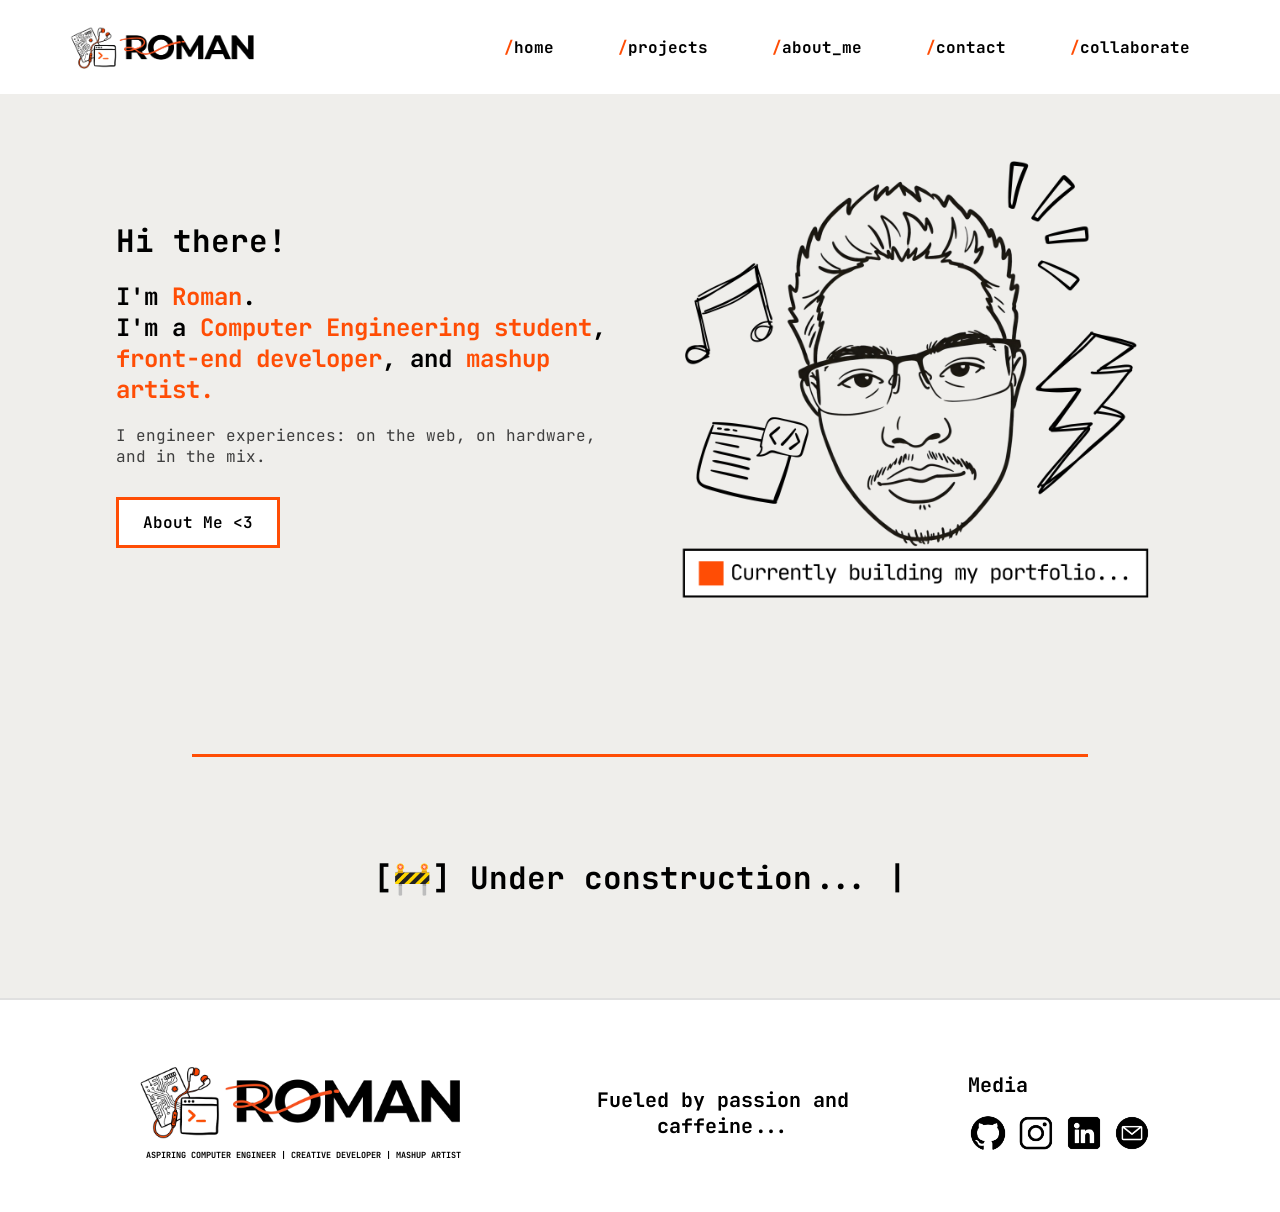
<file: index.html>
<!DOCTYPE html>
<html lang="en">
<head>
    <meta charset="UTF-8">
    <meta name="viewport" content="width=device-width, initial-scale=1.0">

    <!-- CSS -->
    <link rel="stylesheet" href="portfolio/css/index.css">
    <link rel="stylesheet" href="portfolio/css/style.css">

    <!-- Fonts -->
    <link href="https://fonts.googleapis.com/css2?family=JetBrains+Mono:wght@400;500;700&display=swap" rel="stylesheet">
    
    <!-- Font Awesome -->
    <link rel="stylesheet" href="https://cdnjs.cloudflare.com/ajax/libs/font-awesome/6.4.0/css/all.min.css">

    <!-- favicon -->
    <link rel="icon" type="image/png" href="portfolio/assets/icons/favicon.png">

    <script src="portfolio/js/load-components.js"></script>

    <title> Home </title>
</head>
<body>
    <!-- Header -->
    <div id="header-container"></div>

    <!-- Main Content -->
    <div class="main-content">
        <div class="container">
            <div class="content">
                <h1 class="heading">Hi there!</h1>
                <h2 class="subheading"> I'm 
                    <span id="orangeText"> Roman</span>. 
                    <br>
                    I'm a <span id="orangeText">Computer Engineering student</span>, 
                    <span id="orangeText">front-end developer</span>, and 
                    <span id="orangeText">mashup artist.</span> </h2>
                <p class="description">
                    I engineer experiences: on the web, on hardware, and in the mix.
                </p>
                    <a class="back-button" href="portfolio/pages/about-me.html">About Me <3</a>
                </div>

                <div class="illustration">
                    <img src="portfolio/assets/illustrations/roman_illustration.png" alt="404 Illustration">
                </div>
            </div>
        </div>
    </div>

    <hr class="divider">

    <!-- Coming Soon Section -->
    <section class="coming-soon">
        <p class="typing">[🚧] Under construction... <span class="cursor">|</span></p>
    </section>

    <!-- Footer -->
    <div id="footer-container"></div>
</body>
</html>
</file>
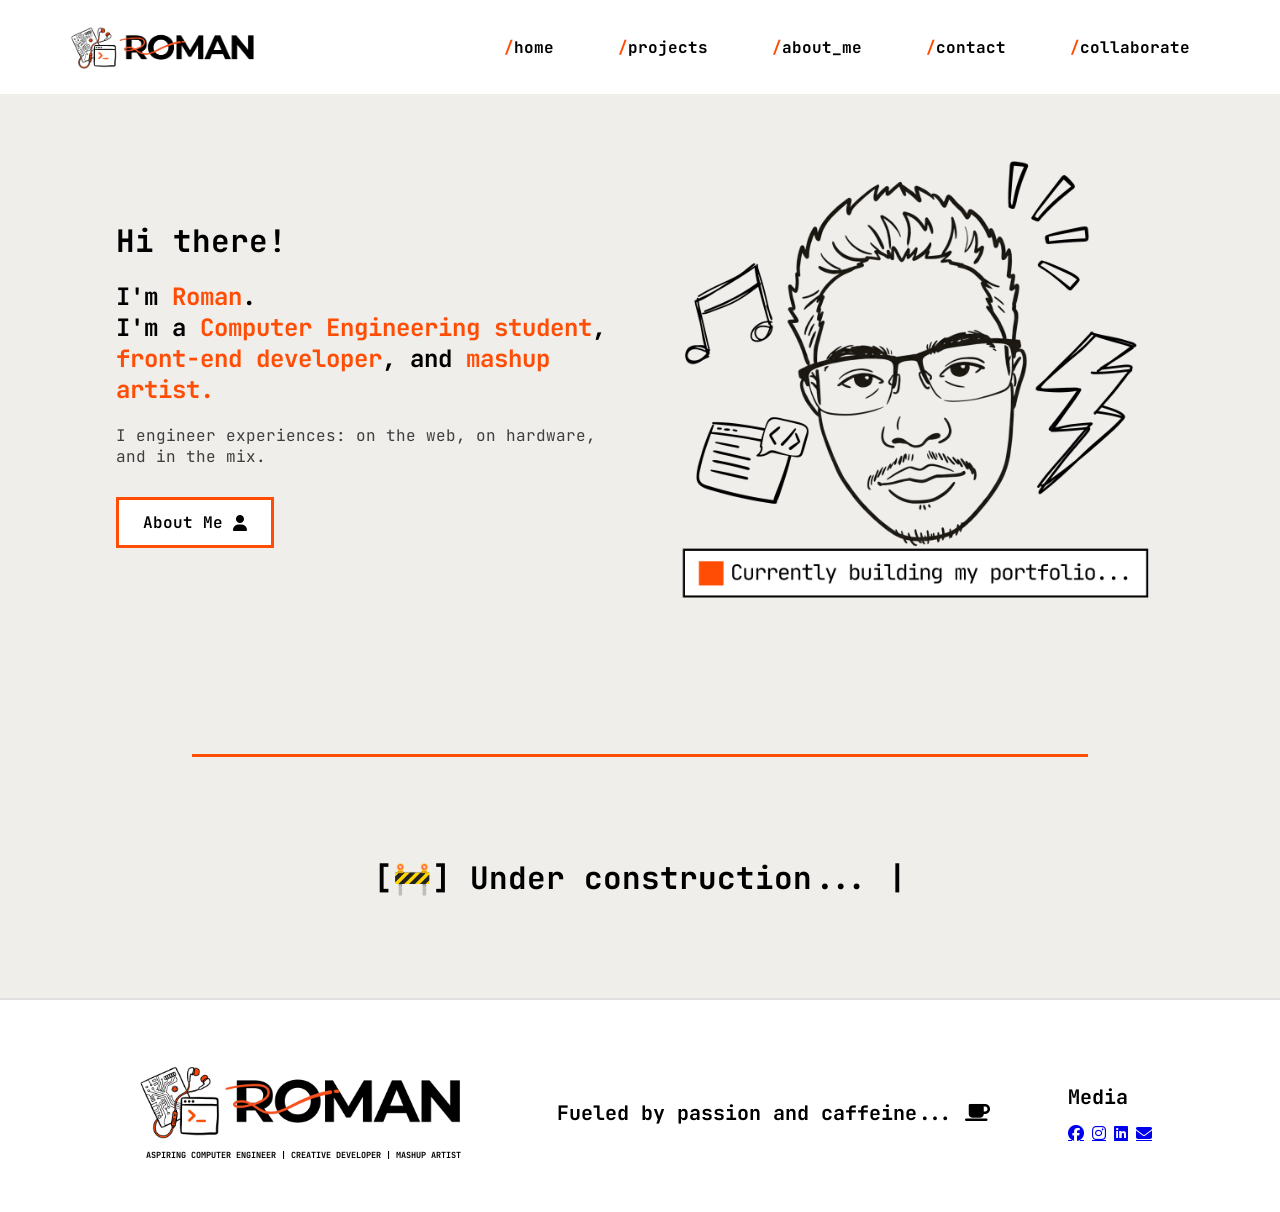
<file: portfolio/index.html>
<!DOCTYPE html>
<html lang="en">
<head>
    <meta charset="UTF-8">
    <meta name="viewport" content="width=device-width, initial-scale=1.0">

    <!-- CSS -->
    <link rel="stylesheet" href="../portfolio/css/index.css">
    <link rel="stylesheet" href="../portfolio/css/style.css">

    <!-- Fonts -->
    <link href="https://fonts.googleapis.com/css2?family=JetBrains+Mono:wght@400;500;700&display=swap" rel="stylesheet">
    
    <!-- Font Awesome -->
    <link rel="stylesheet" href="https://cdnjs.cloudflare.com/ajax/libs/font-awesome/6.4.0/css/all.min.css">

    <!-- favicon -->
    <link rel="icon" type="image/png" href="../portfolio/assets/icons/favicon.png">

    <title> Home </title>
</head>
<body>
    <!-- Header -->
    <header>
        <img src="../portfolio/assets/icons/header_logo.png" alt="Roman Logo" id="headerLogo">
        <nav>
            <ul>
                <li><a href="index.html"><span id="orangeSlash">/</span>home</a></li>
                <li><a href="../portfolio/pages/page-not-found.html"><span id="orangeSlash">/</span>projects</a></li>
                <li><a href="../portfolio/pages/about-me.html"><span id="orangeSlash">/</span>about_me</a></li>
                <li><a href="../portfolio/pages/page-not-found.html"><span id="orangeSlash">/</span>contact</a></li>
                <li><a href="../portfolio/pages/collaborate.html"><span id="orangeSlash">/</span>collaborate</a></li>
            </ul>
        </nav>
    </header>

    <!-- Main Content -->
    <div class="main-content">
        <div class="container">
            <div class="content">
                <h1 class="heading">Hi there!</h1>
                <h2 class="subheading"> I'm 
                    <span id="orangeText"> Roman</span>. 
                    <br>
                    I'm a <span id="orangeText">Computer Engineering student</span>, 
                    <span id="orangeText">front-end developer</span>, and 
                    <span id="orangeText">mashup artist.</span> </h2>
                <p class="description">
                    I engineer experiences: on the web, on hardware, and in the mix.
                </p>
                    <a class="back-button" href="../portfolio/pages/about-me.html">About Me <i class="fa fa-user"></i></a>
                </div>

                <div class="illustration">
                    <img src="../portfolio/assets/illustrations/roman_illustration.png" alt="404 Illustration">
                </div>
            </div>
        </div>
    </div>

    <hr class="divider">

    <!-- Coming Soon Section -->
    <section class="coming-soon">
        <p class="typing">[🚧] Under construction... <span class="cursor">|</span></p>
    </section>

    <!-- Footer -->
    <footer class="footer">
        <div class="footer-logo">
            <img src="../portfolio/assets/icons/header_logo.png" alt="Roman Logo" id="headerLogo">
            <p class="tagline">ASPIRING COMPUTER ENGINEER | CREATIVE DEVELOPER | MASHUP ARTIST</p>
        </div>
        
        <div class="footer-tagline">
            <p>Fueled by passion and caffeine... <i class="fas fa-coffee"></i></p>
        </div>
        
        <div class="footer-media">
            <h4>Media</h4>
            <div class="social-icons">
                <a href="https://www.facebook.com/romanjosephgallardo/"><i class="fab fa-facebook"></i></a>
                <a href="https://www.instagram.com/romanramonroman"><i class="fab fa-instagram"></i></a>
                <a href="https://www.linkedin.com/in/roman-joseph-gallardo/"><i class="fab fa-linkedin"></i></a>
                <a href="mailto:romanjosephgallardo01@gmail.com"><i class="fas fa-envelope"></i></a>
            </div>
        </div>
    </footer>
</body>
</html>
</file>
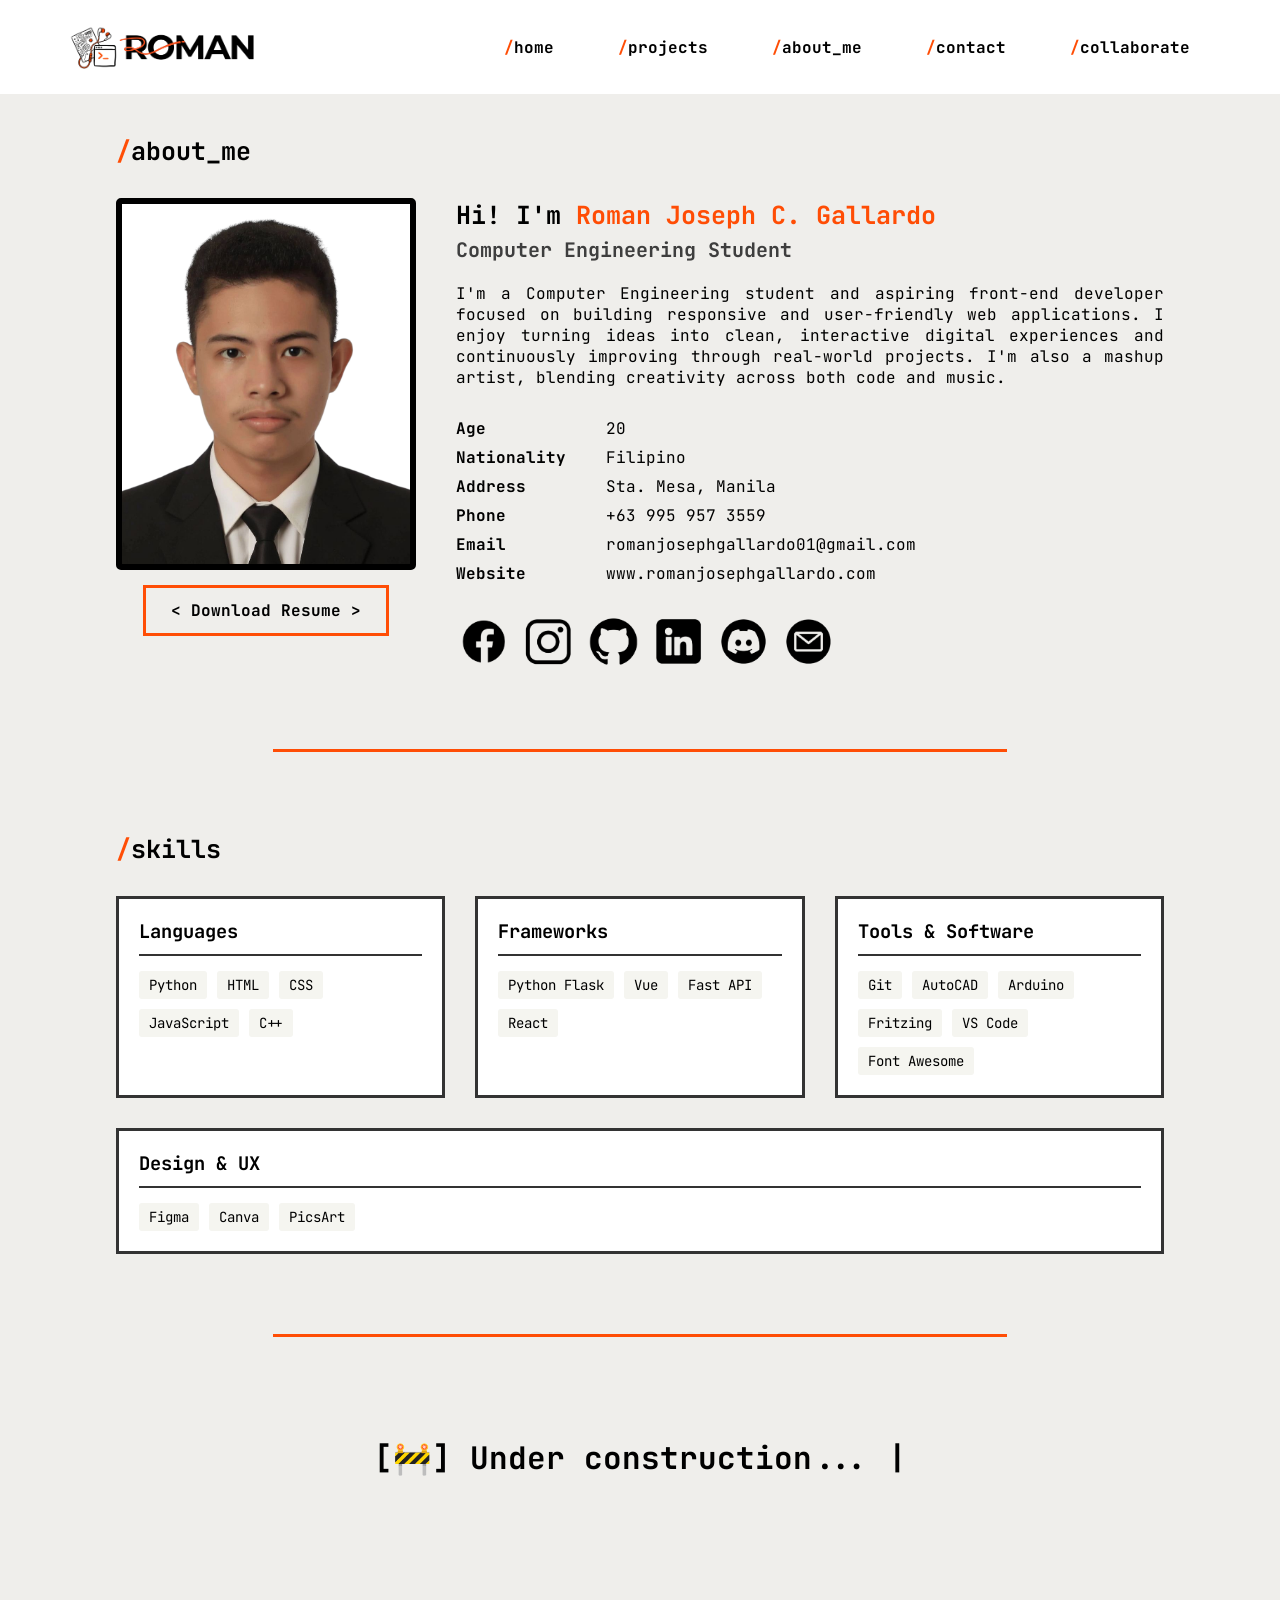
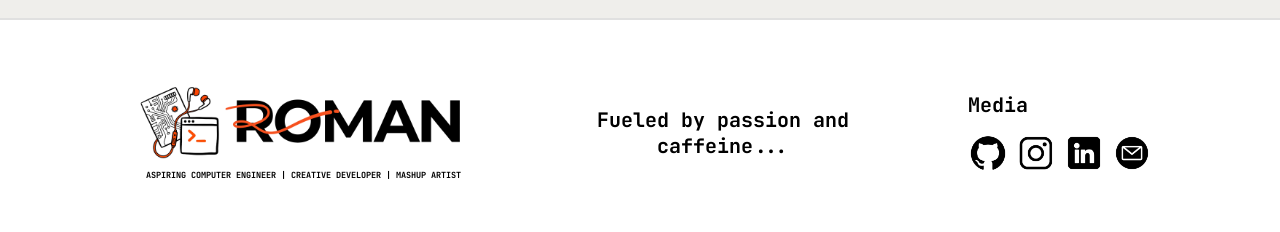
<file: portfolio/pages/about-me.html>
<!DOCTYPE html>
<html lang="en">
<head>
    <meta charset="UTF-8">
    <meta name="viewport" content="width=device-width, initial-scale=1.0">

    <!-- CSS -->
    <link rel="stylesheet" href="../css/about-me.css">
    <link rel="stylesheet" href="../css/style.css">

    <!-- Fonts -->
    <link href="https://fonts.googleapis.com/css2?family=JetBrains+Mono:wght@400;500;700&display=swap" rel="stylesheet">
    
    <!-- Font Awesome -->
    <link rel="stylesheet" href="https://cdnjs.cloudflare.com/ajax/libs/font-awesome/6.4.0/css/all.min.css">

    <!-- Favicon -->
    <link rel="icon" type="image/png" href="../assets/icons/favicon.png">
    
    <script src="../js/load-components.js"></script>
    
    <title>About Me </title>

</head>
<body>
    <!-- Header -->
    <div id="header-container"></div>

    <!-- Main Content -->
    <main class="main-content">
        <!-- About Me Section -->
        <section id="about_me" class="about-section">
            <h1 class="section-title"><span id="orangeSlash">/</span>about_me</h1>
            
            <div class="about-content">
                <div class="profile-photo">
                    <img src="../assets/images/formal_photo.png" alt="Roman Joseph C. Gallardo">
                        <a href="../assets/docs/Gallardo_Roman_Joseph_Resume(2025).pdf" download>
                            <button class="download-btn">
                                < Download Resume >
                            </button>
                        </a>
                </div>
                
                <div class="about-info">
                    <h2>Hi! I'm <span class="highlight">Roman Joseph C. Gallardo</span></h2>
                    <h3>Computer Engineering Student</h3>
                    
                    <p class="description">
                        I'm a Computer Engineering student and aspiring front-end developer focused on 
                        building responsive and user-friendly web applications. I enjoy turning ideas 
                        into clean, interactive digital experiences and continuously improving through 
                        real-world projects. I'm also a mashup artist, blending creativity across both 
                        code and music.
                    </p>
                    
                    <div class="personal-details">
                        <div class="detail-row">
                            <span class="label">Age</span>
                            <span class="value">20</span>
                        </div>
                        <div class="detail-row">
                            <span class="label">Nationality</span>
                            <span class="value">Filipino</span>
                        </div>
                        <div class="detail-row">
                            <span class="label">Address</span>
                            <span class="value">Sta. Mesa, Manila</span>
                        </div>
                        <div class="detail-row">
                            <span class="label">Phone</span>
                            <span class="value">+63 995 957 3559</span>
                        </div>
                        <div class="detail-row">
                            <span class="label">Email</span>
                            <span class="value">romanjosephgallardo01@gmail.com</span>
                        </div>
                        <div class="detail-row">
                            <span class="label">Website</span>
                            <span class="value">www.romanjosephgallardo.com</span>
                        </div>
                    </div>
                    
                    <div class="social-icons">
                        <a href="https://www.facebook.com/romanjosephgallardo/" aria-label="Facebook">
                            <img src="../assets/icons/social-icons/facebook.png" alt="Facebook">
                        </a>
                        <a href="https://www.instagram.com/romanramonroman" aria-label="Instagram">
                            <img src="../assets/icons/social-icons/instagram.png" alt="Instagram">
                        </a>
                        <a href="https://github.com/romanjosephgallardo" aria-label="GitHub">
                            <img src="../assets/icons/social-icons/github.png" alt="GitHub">
                        </a>
                        <a href="https://www.linkedin.com/in/roman-joseph-gallardo/" aria-label="LinkedIn">
                            <img src="../assets/icons/social-icons/linked_in.png" alt="LinkedIn">
                        </a>
                        <a href="#" aria-label="Discord">
                            <img src="../assets/icons/social-icons/discord.png" alt="Discord">
                        </a>
                        <a href="mailto:romanjosephgallardo01@gmail.com" aria-label="Email">
                            <img src="../assets/icons/social-icons/email.png" alt="Email">
                        </a>
                    </div>
                </div>
            </div>
        </section>

        <hr class="divider">
        
        <!-- Skills Section -->
        <section id="skills" class="skills-section">
            <h2 class="section-title"><span id="orangeSlash">/</span>skills</h2>
            
            <div class="skills-grid">
                <div class="skill-card">
                    <h3>Languages</h3>
                    <div class="skill-items">
                        <span>Python</span>
                        <span>HTML</span>
                        <span>CSS</span>
                        <span>JavaScript</span>
                        <span>C++</span>
                    </div>
                </div>
                
                <div class="skill-card">
                    <h3>Frameworks</h3>
                    <div class="skill-items">
                        <span>Python Flask</span>
                        <span>Vue</span>
                        <span>Fast API</span>
                        <span>React</span>
                    </div>
                </div>
                
                <div class="skill-card">
                    <h3>Tools & Software</h3>
                    <div class="skill-items">
                        <span>Git</span>
                        <span>AutoCAD</span>
                        <span>Arduino</span>
                        <span>Fritzing</span>
                        <span>VS Code</span>
                        <span>Font Awesome</span>
                    </div>
                </div>
                
                <div class="skill-card">
                    <h3>Design & UX</h3>
                    <div class="skill-items">
                        <span>Figma</span>
                        <span>Canva</span>
                        <span>PicsArt</span>
                    </div>
                </div>
            </div>
        </section>

        <hr class="divider">

        <!-- Coming Soon Section -->
        <section class="coming-soon">
            <p class="typing">[🚧] Under construction... <span class="cursor">|</span></p>
        </section>
    </main>

    <!-- Footer -->
    <div id="footer-container"></div>
</body>
</html>
</file>
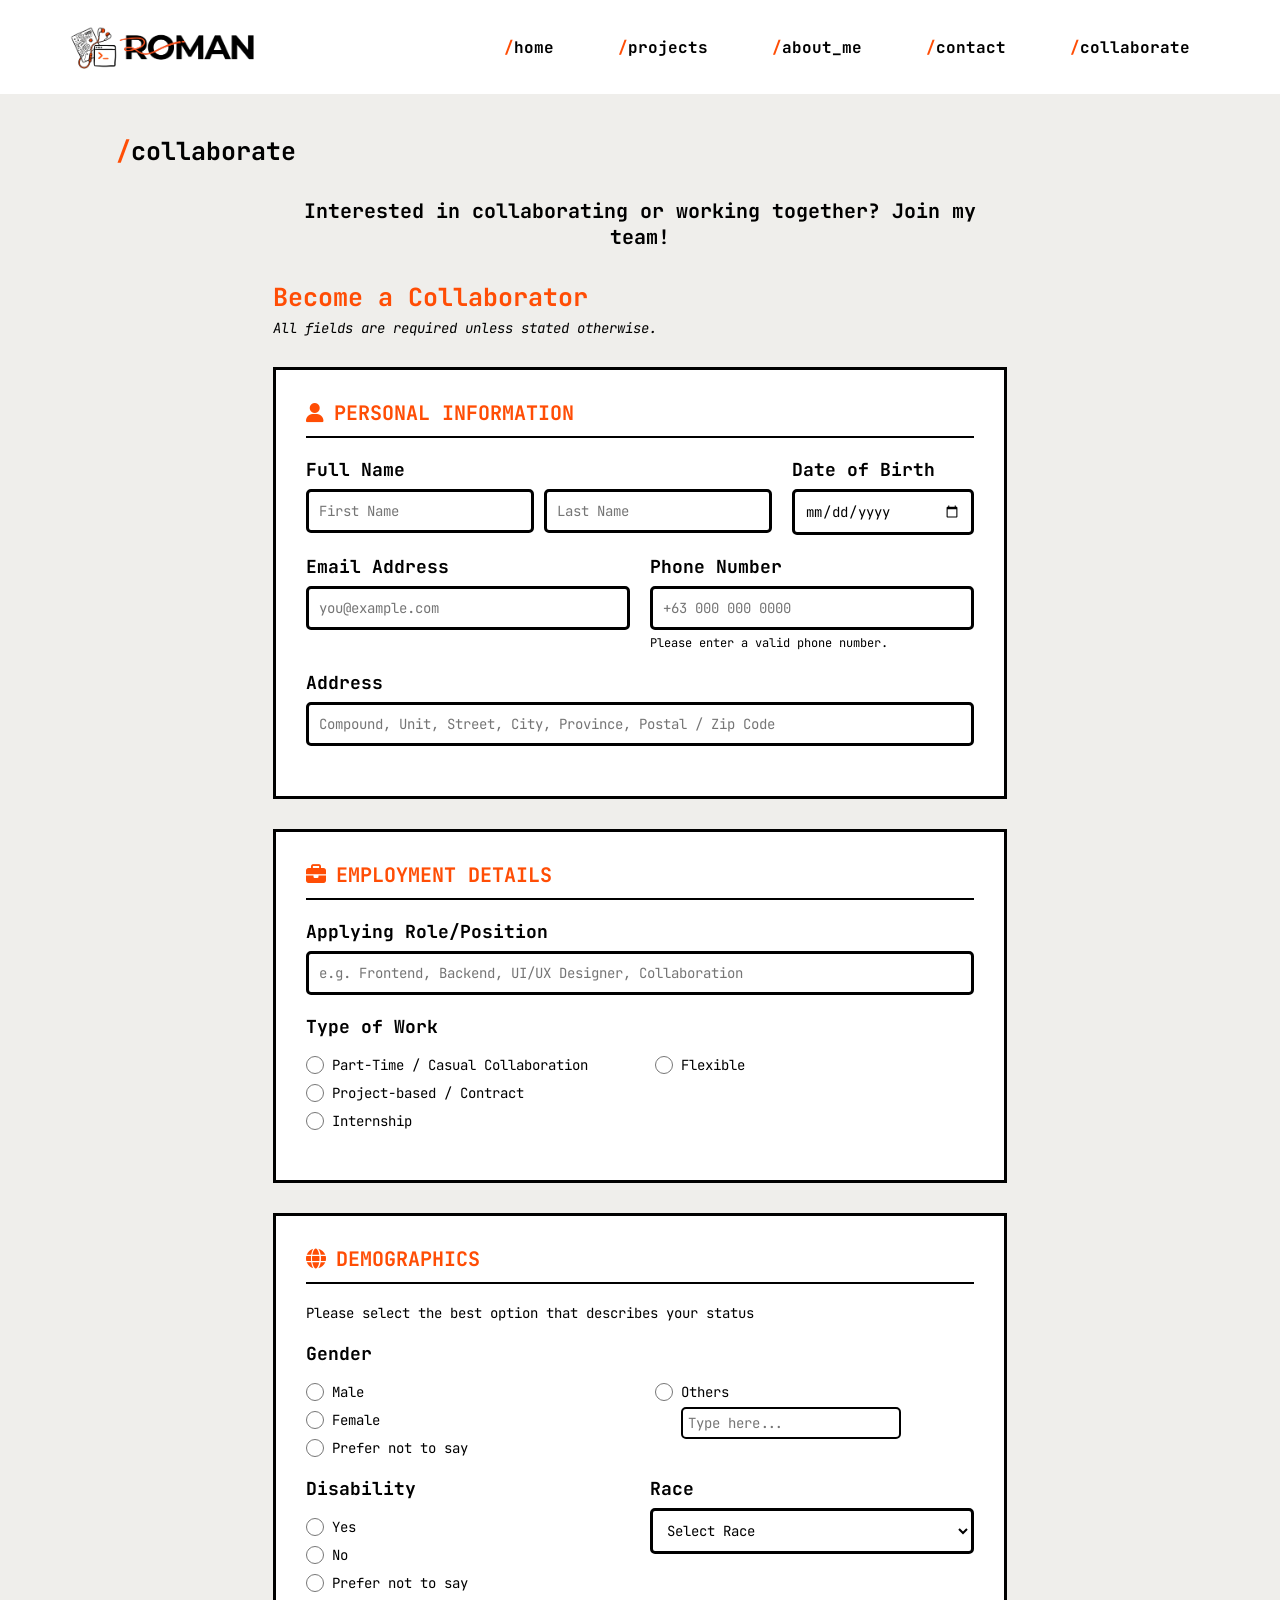
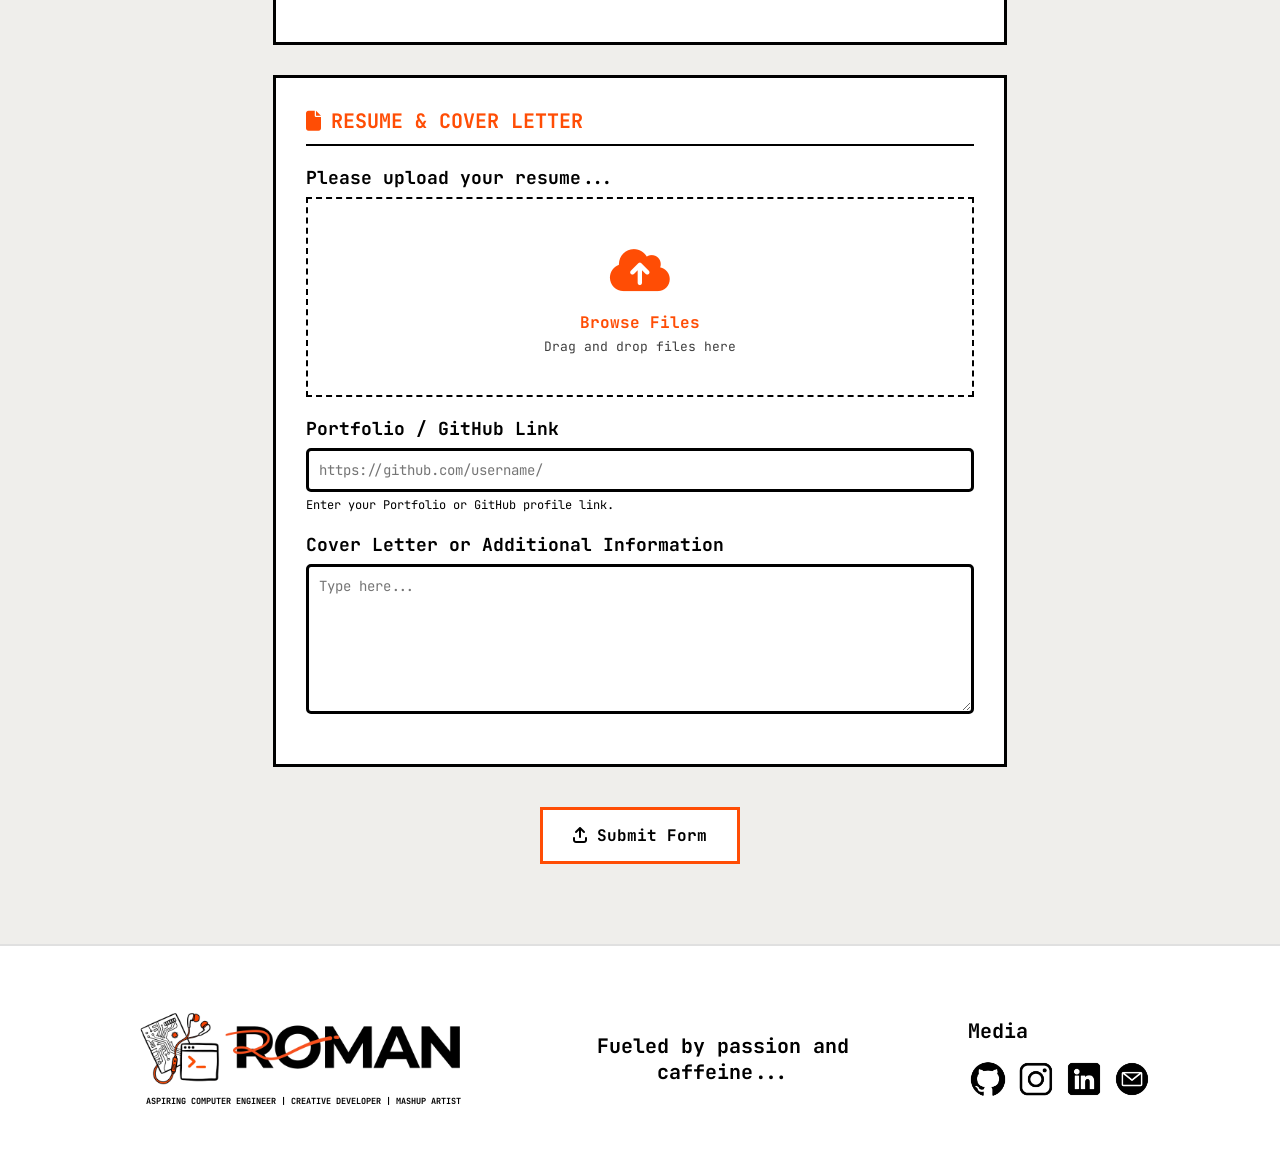
<file: portfolio/pages/collaborate.html>
<!DOCTYPE html>
<html lang="en">
<head>
    <meta charset="UTF-8">
    <meta name="viewport" content="width=device-width, initial-scale=1.0">

    <!-- CSS -->
    <link rel="stylesheet" href="../css/collaborate.css">
    <link rel="stylesheet" href="../css/style.css">

    <!-- Fonts -->
    <link href="https://fonts.googleapis.com/css2?family=JetBrains+Mono:wght@400;500;700&display=swap" rel="stylesheet">
    
    <!-- Font Awesome -->
    <link rel="stylesheet" href="https://cdnjs.cloudflare.com/ajax/libs/font-awesome/6.4.0/css/all.min.css">

    <!-- Favicon -->
    <link rel="icon" type="image/png" href="../assets/icons/favicon.png">

    <script src="../js/load-components.js"></script>

    <title>Collaborate</title>
</head>
<body>
    <!-- Header -->
    <div id="header-container"></div>

    <!-- Main Content -->
    <main class="main-content">
        <h1 class="section-title"><span id="orangeSlash">/</span>collaborate</h1>
        
        <section class="main-form">
            <p class="intro-text">Interested in collaborating or working together? Join my team!</p>
            
            <h2 class="form-title">Become a Collaborator</h2>
            <p class="form-subtitle">All fields are required unless stated otherwise.</p>

            <form action="#" method="POST" enctype="multipart/form-data">

                <!-- Personal Information -->
                <div class="form-section">
                    <div class="section-header">
                        <span class="section-icon"><i class="fa-solid fa-user"></i></span>
                        <span>PERSONAL INFORMATION</span>
                    </div>

                    <div class="form-row">
                        <div class="form-group">
                            <label for="fullName">Full Name</label>
                            <div style="display: flex; gap: 10px;">
                                <input type="text" id="firstName" name="firstName" placeholder="First Name" required>
                                <input type="text" id="lastName" name="lastName" placeholder="Last Name" required>
                            </div>
                        </div>

                        <div class="form-group">
                            <label for="dob">Date of Birth</label>
                            <input type="date" id="dob" name="dob" required>
                        </div>
                    </div>

                    <div class="form-row">
                        <div class="form-group">
                            <label for="email">Email Address</label>
                            <input type="email" id="email" name="email" placeholder="you@example.com" required>
                        </div>

                        <div class="form-group">
                            <label for="phone">Phone Number</label>
                            <input type="tel" id="phone" name="phone" placeholder="+63 000 000 0000" required>
                            <span class="helper-text">Please enter a valid phone number.</span>
                        </div>
                    </div>

                    <div class="form-row">
                        <div class="form-group full-width">
                            <label for="address">Address</label>
                            <input type="text" id="address" name="address" placeholder="Compound, Unit, Street, City, Province, Postal / Zip Code" required>
                        </div>
                    </div>
                </div>

                <!-- Employment Details -->
                <div class="form-section">
                    <div class="section-header">
                        <span class="section-icon"><i class="fa-solid fa-briefcase"></i></span>
                        <span>EMPLOYMENT DETAILS</span>
                    </div>

                    <div class="form-row">
                        <div class="form-group full-width">
                            <label for="position">Applying Role/Position</label>
                            <input type="text" id="position" name="position" placeholder="e.g. Frontend, Backend, UI/UX Designer, Collaboration" required>
                        </div>
                    </div>

                    <div class="form-row">
                        <div class="form-group full-width">
                            <label>Type of Work</label>
                            <div class="radio-row">
                                <div class="radio-column">
                                    <div class="radio-group">
                                        <div class="radio-item">
                                            <input type="radio" id="partTime" name="workType" value="part-time" required>
                                            <label for="partTime">Part-Time / Casual Collaboration</label>
                                        </div>
                                        <div class="radio-item">
                                            <input type="radio" id="project" name="workType" value="project">
                                            <label for="project">Project-based / Contract</label>
                                        </div>
                                        <div class="radio-item">
                                            <input type="radio" id="internship" name="workType" value="internship">
                                            <label for="internship">Internship</label>
                                        </div>
                                    </div>
                                </div>
                                <div class="radio-column">
                                    <div class="radio-group">
                                        <div class="radio-item">
                                            <input type="radio" id="flexible" name="workType" value="flexible">
                                            <label for="flexible">Flexible</label>
                                        </div>
                                    </div>
                                </div>
                            </div>
                        </div>
                    </div>
                </div>

                <!-- Demographics -->
                <div class="form-section">
                    <div class="section-header">
                        <span class="section-icon"><i class="fa-solid fa-globe"></i></span>
                        <span>DEMOGRAPHICS</span>
                    </div>

                    <p style="margin-bottom: 20px; font-size: 14px;">Please select the best option that describes your status</p>

                    <div class="form-row">
                        <div class="form-group">
                            <label>Gender</label>

                            <div class="radio-row">
                                <div class="radio-column">
                                    <div class="radio-group">
                                        <div class="radio-item">
                                            <input type="radio" id="male" name="gender" value="male" required>
                                            <label for="male">Male</label>
                                        </div>
                                        <div class="radio-item">
                                            <input type="radio" id="female" name="gender" value="female">
                                            <label for="female">Female</label>
                                        </div>
                                        <div class="radio-item">
                                            <input type="radio" id="preferNotGender" name="gender" value="prefer-not">
                                            <label for="preferNotGender">Prefer not to say</label>
                                        </div>
                                    </div>
                                </div>

                                <div class="radio-column">
                                    <div class="radio-group">
                                        <div class="radio-item other-gender-item">
                                            <div class="other-gender-row">
                                                <input type="radio" id="otherGender" name="gender" value="other">
                                                <label for="otherGender">Others</label>
                                            </div>
                                            <input type="text" id="others" name="others" placeholder="Type here...">
                                        </div>
                                    </div>
                                </div>
                            </div>
                        </div>
                    </div>
                    <div class="form-row">
                        <div class="form-group">
                            <label>Disability</label>
                            <div class="radio-group">
                                <div class="radio-item">
                                    <input type="radio" id="disabilityYes" name="disability" value="yes" required>
                                    <label for="disabilityYes">Yes</label>
                                </div>
                                <div class="radio-item">
                                    <input type="radio" id="disabilityNo" name="disability" value="no">
                                    <label for="disabilityNo">No</label>
                                </div>
                                <div class="radio-item">
                                    <input type="radio" id="preferNot" name="disability" value="no">
                                    <label for="disabilityNo">Prefer not to say</label>
                                </div>
                            </div>
                        </div>

                        <div class="form-group">
                            <label for="race">Race</label>
                            <select id="race" name="race" required>
                                <option value="" disabled selected>Select Race</option>
                                <option value="filipino">Filipino</option>
                                <option value="asian">Asian</option>
                                <option value="caucasian">Caucasian</option>
                                <option value="african">African</option>
                                <option value="hispanic">Hispanic</option>
                                <option value="other">Other</option>
                            </select>
                        </div>
                    </div>
                </div>

                <!-- Resume & Cover Letter -->
                <div class="form-section">
                    <div class="section-header">
                        <span class="section-icon"><i class="fa-solid fa-file"></i></span>
                        <span>RESUME & COVER LETTER</span>
                    </div>

                    <div class="form-row">
                        <div class="form-group full-width">
                            <label>Please upload your resume...</label>
                            <div class="file-upload" onclick="document.getElementById('resume').click()">
                                <div class="upload-icon"><i class="fa-solid fa-cloud-arrow-up"></i></div>
                                <div class="upload-text">Browse Files</div>
                                <div class="upload-hint">Drag and drop files here</div>
                                <input type="file" id="resume" name="resume" accept=".pdf,.doc,.docx" style="display: none;" required>
                            </div>
                        </div>
                    </div>

                    <div class="form-row">
                        <div class="form-group full-width">
                            <label for="portfolio">Portfolio / GitHub Link</label>
                            <input type="url" id="portfolio" name="portfolio" placeholder="https://github.com/username/" required>
                            <span class="helper-text">Enter your Portfolio or GitHub profile link.</span>
                        </div>
                    </div>

                    <div class="form-row">
                        <div class="form-group full-width">
                            <label for="coverLetter">Cover Letter or Additional Information</label>
                            <textarea id="coverLetter" name="coverLetter" placeholder="Type here..."></textarea>
                        </div>
                    </div>
                </div>

                <!-- Submit Button -->
                <div class="submit-container">
                    <button type="submit" class="submit-btn">
                        <span><i class="fa-solid fa-arrow-up-from-bracket"></i></span>
                        <span>Submit Form</span>
                    </button>
                </div>
            </form>
        </section>
    </main>

    <!-- Footer -->
    <div id="footer-container"></div>
</body>
</html>
</file>
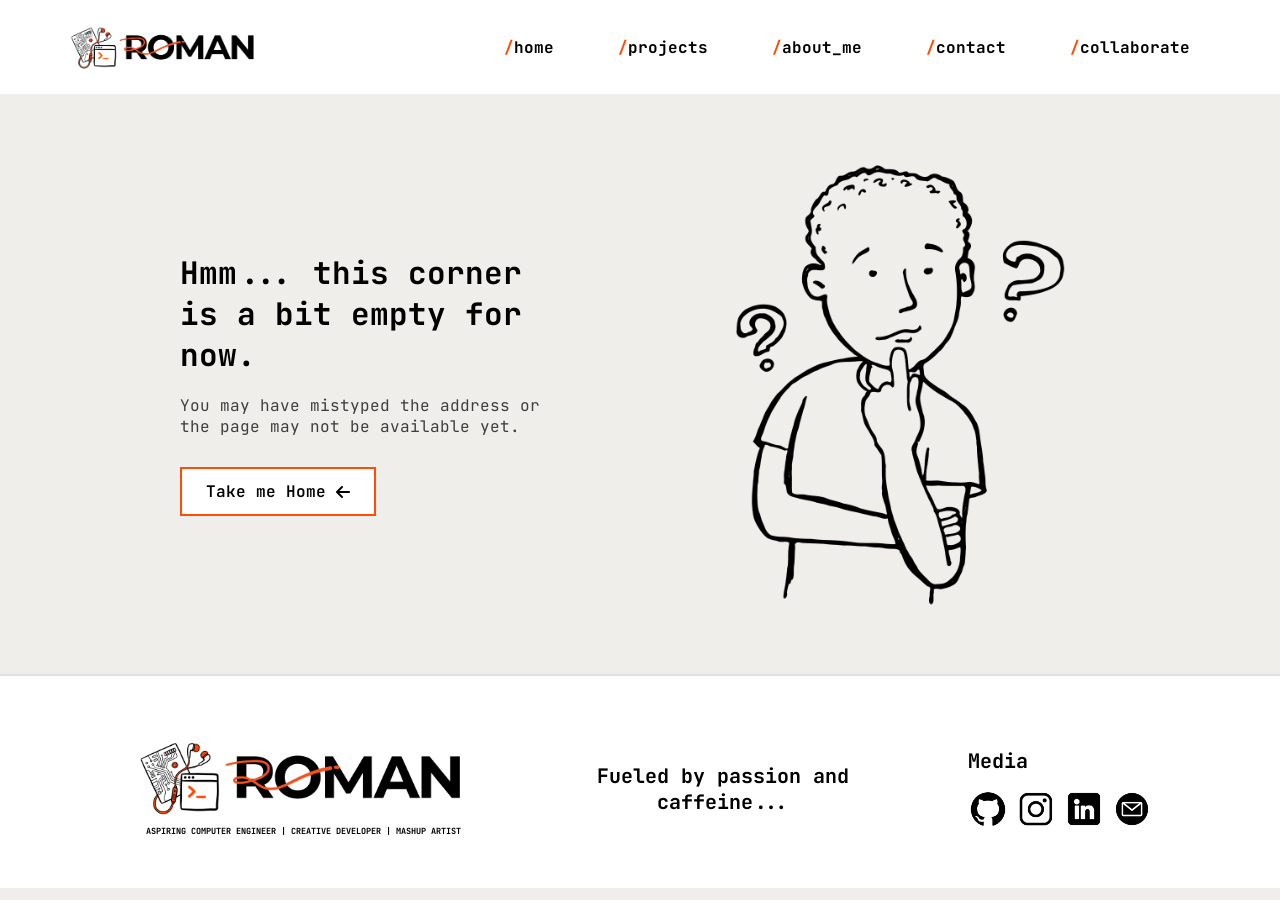
<file: portfolio/pages/page-not-found.html>
<!DOCTYPE html>
<html lang="en">
<head>
    <meta charset="UTF-8">
    <meta name="viewport" content="width=device-width, initial-scale=1.0">

    <!-- CSS -->
    <link rel="stylesheet" href="../css/page-not-found.css">
    <link rel="stylesheet" href="../css/style.css">

    <!-- Fonts -->
    <link href="https://fonts.googleapis.com/css2?family=JetBrains+Mono:wght@400;500;700&display=swap" rel="stylesheet">
    
    <!-- Font Awesome -->
    <link rel="stylesheet" href="https://cdnjs.cloudflare.com/ajax/libs/font-awesome/6.4.0/css/all.min.css">

    <!-- favicon -->
    <link rel="icon" type="image/png" href="../assets/icons/favicon.png">

    <script src="../js/load-components.js"></script>

    <title> 404: Page Not Found </title>
</head>
<body>
    <!-- Header -->
    <div id="header-container"></div>

        <!-- Main Content -->
        <div class="main-content">
            <div class="container">
                <div class="content">
                    <h1 class="heading">Hmm... this corner is a bit empty for now.</h1>
                    <p class="description">
                        You may have mistyped the address or the page may not be available yet.
                    </p>
                    <a class="back-button" href="../../index.html">Take me Home <i class="fa fa-arrow-left"></i></a>
                </div>

                <div class="illustration">
                    <img src="../assets/illustrations/404_illustration.png" alt="404 Illustration">
                </div>
            </div>
        </div>

        <!-- Footer -->
        <div id="footer-container"></div>
</body>
</html>
</file>
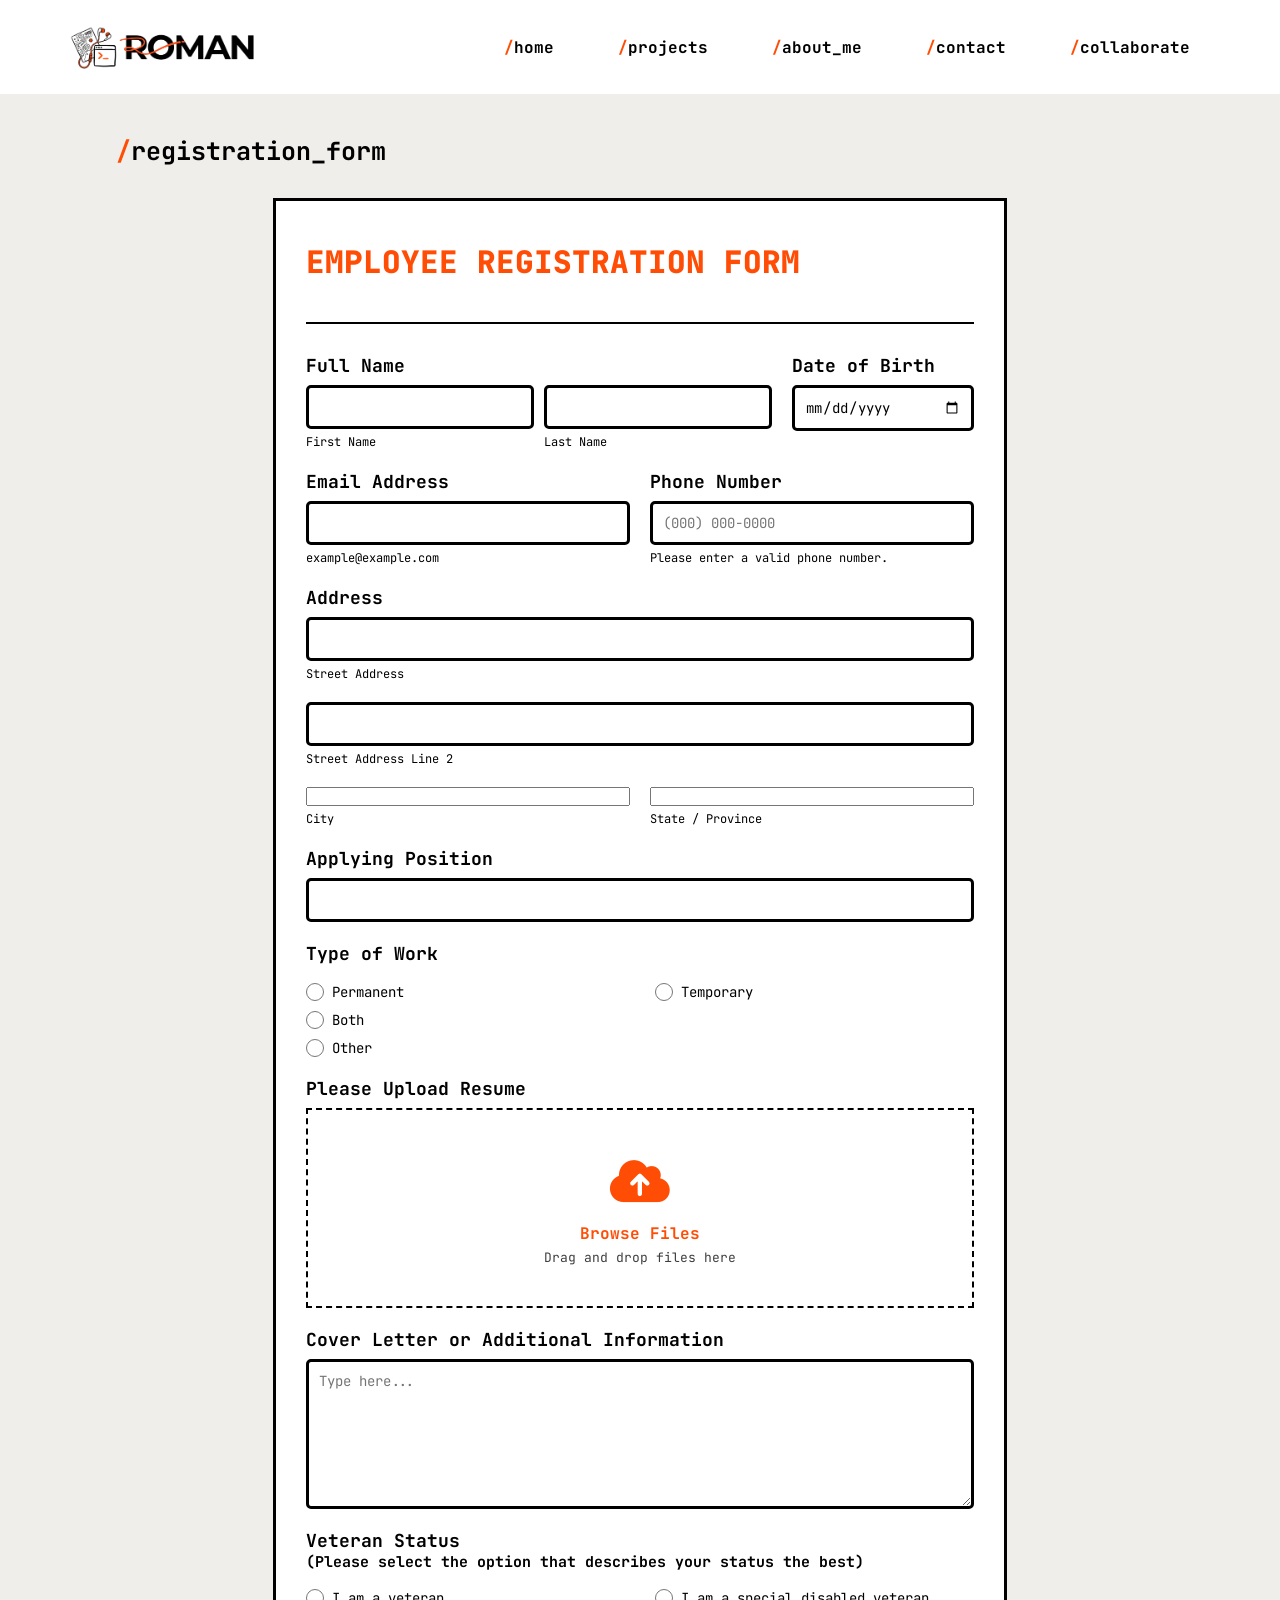
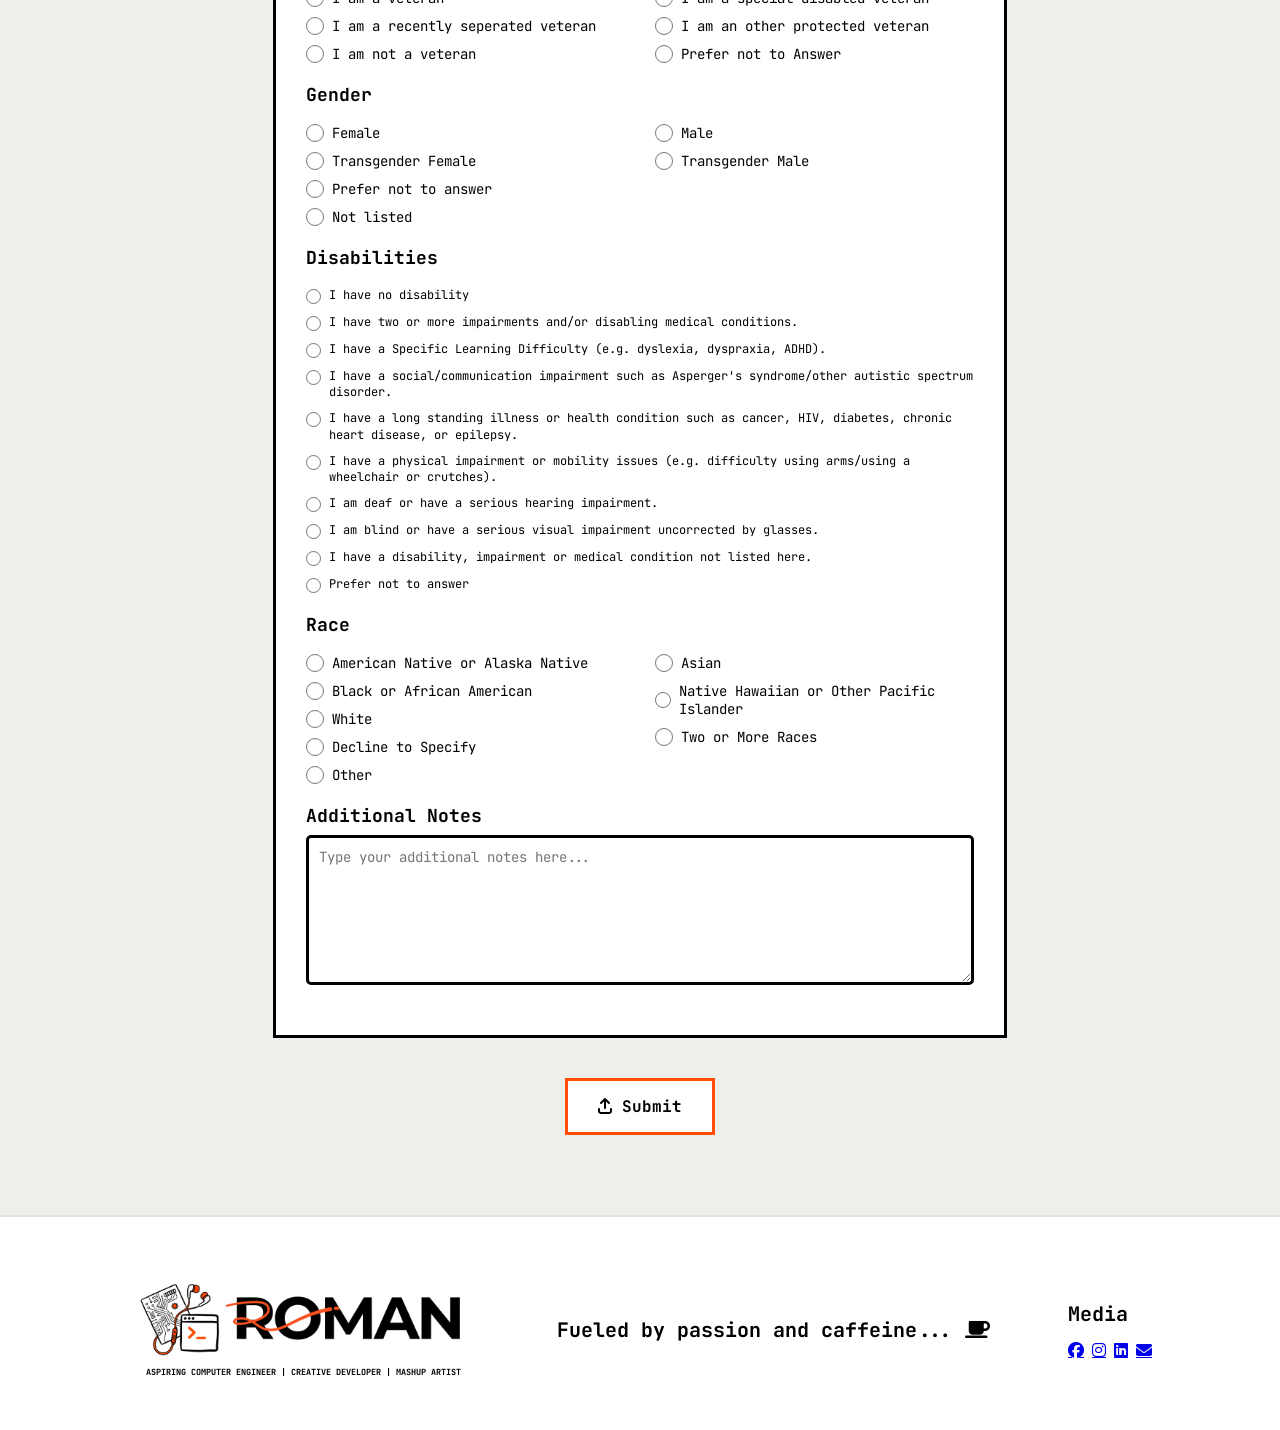
<file: portfolio/pages/registration-form.html>
<!DOCTYPE html>
<html lang="en">
<head>
    <meta charset="UTF-8">
    <meta name="viewport" content="width=device-width, initial-scale=1.0">

    <!-- CSS -->
    <link rel="stylesheet" href="../css/registration-form.css">
    <link rel="stylesheet" href="../css/style.css">

    <!-- Fonts -->
    <link href="https://fonts.googleapis.com/css2?family=JetBrains+Mono:wght@400;500;700&display=swap" rel="stylesheet">
    
    <!-- Font Awesome -->
    <link rel="stylesheet" href="https://cdnjs.cloudflare.com/ajax/libs/font-awesome/6.4.0/css/all.min.css">

    <!-- Favicon -->
    <link rel="icon" type="image/png" href="../assets/icons/favicon.png">
    <title>Registration Form</title>
</head>
<body>
    <!-- Header -->
    <header>
        <img src="../assets/icons/header_logo.png" alt="Roman Logo" id="headerLogo">
        <nav>
            <ul>
                <li><a href="../../index.html"><span id="orangeSlash">/</span>home</a></li>
                <li><a href="../pages/page-not-found.html"><span id="orangeSlash">/</span>projects</a></li>
                <li><a href="../pages/about-me.html"><span id="orangeSlash">/</span>about_me</a></li>
                <li><a href="../pages/page-not-found.html"><span id="orangeSlash">/</span>contact</a></li>
                <li><a href="../pages/collaborate.html"><span id="orangeSlash">/</span>collaborate</a></li>
            </ul>
        </nav>
    </header>

    <!-- Main Content -->
    <main class="main-content">
        <h1 class="section-title"><span id="orangeSlash">/</span>registration_form</h1>
        
        <section class="main-form">
            <form action="#" method="POST" enctype="multipart/form-data">
                <div class="form-section">
                    <div class="section-header">
                        <h2>EMPLOYEE REGISTRATION FORM</h2>
                    </div>

                    <div class="form-row">
                        <div class="form-group">
                            <label>Full Name</label>
                            <div class="full-name-inputs">
                                <div class="name-input-field">
                                    <input type="text" id="firstName" name="firstName" required>
                                    <span class="helper-text">First Name</span>
                                </div>
                                <div class="name-input-field">
                                    <input type="text" id="lastName" name="lastName" required>
                                    <span class="helper-text">Last Name</span>
                                </div>
                            </div>
                        </div>

                        <div class="form-group">
                            <label for="dob">Date of Birth</label>
                            <input type="date" id="dob" name="dob" required>
                        </div>
                    </div>

                    <div class="form-row">
                        <div class="form-group">
                            <label for="email">Email Address</label>
                            <input type="email" id="email" name="email" required>
                            <span class="helper-text">example@example.com</span>
                        </div>

                        <div class="form-group">
                            <label for="phone">Phone Number</label>
                            <input type="tel" id="phone" name="phone" placeholder="(000) 000-0000" required>
                            <span class="helper-text">Please enter a valid phone number.</span>
                        </div>
                    </div>

                    <div class="form-row">
                        <div class="form-group full-width">
                            <label for="address">Address</label>
                            <input type="text" id="address" name="address" placeholder="" required>
                            <span class="helper-text">Street Address</span>
                        </div>
                    </div>
                    <div class="form-row">
                        <div class="form-group full-width">
                            <input type="text" id="address" name="address" placeholder="" required>
                            <span class="helper-text">Street Address Line 2</span>
                        </div>
                    </div>

                    <div class="form-row">
                        <div class="form-group">
                            <input type="city" id="city" name="city" required>
                            <span class="helper-text">City</span>
                        </div>
                        <div class="form-group">
                            <input type="stateProvince" id="stateProvince" name="stateProvince" required>
                            <span class="helper-text">State / Province </span>
                        </div>
                    </div>

                    <div class="form-row">
                        <div class="form-group">
                            <label for="position"> Applying Position</label>
                            <input type="text" id="position" name="position" required>
                        </div>
                    </div>

                    <!-- Type of Work -->
                    <div class="form-row">
                        <div class="form-group full-width">
                            <label>Type of Work</label>
                            <div class="radio-row">
                                <div class="radio-column">
                                    <div class="radio-group">
                                        <div class="radio-item">
                                            <input type="radio" id="permanent" name="workType" value="permanent" required>
                                            <label for="permanent">Permanent</label>
                                        </div>
                                        <div class="radio-item">
                                            <input type="radio" id="both" name="workType" value="both">
                                            <label for="both">Both</label>
                                        </div>
                                        <div class="radio-item">
                                            <input type="radio" id="other" name="workType" value="other">
                                            <label for="other">Other</label>
                                        </div>
                                    </div>
                                </div>
                                <div class="radio-column">
                                    <div class="radio-group">
                                        <div class="radio-item">
                                            <input type="radio" id="temporary" name="workType" value="temporary">
                                            <label for="temporary">Temporary</label>
                                        </div>
                                    </div>
                                </div>
                            </div>
                        </div>
                    </div>

                    <!-- Resume and Cover Letter -->
                    <div class="form-row">
                        <div class="form-group full-width">
                            <label>Please Upload Resume</label>
                            <div class="file-upload" onclick="document.getElementById('resume').click()">
                                <div class="upload-icon"><i class="fa-solid fa-cloud-arrow-up"></i></div>
                                <div class="upload-text">Browse Files</div>
                                <div class="upload-hint">Drag and drop files here</div>
                                <input type="file" id="resume" name="resume" accept=".pdf,.doc,.docx" style="display: none;" required>
                            </div>
                        </div>
                    </div>

                    <div class="form-row">
                        <div class="form-group full-width">
                            <label for="coverLetter">Cover Letter or Additional Information</label>
                            <textarea id="coverLetter" name="coverLetter" placeholder="Type here..."></textarea>
                        </div>
                    </div>
                
                    <!-- Veteran Status -->
                    <div class="form-row">
                        <div class="form-group full-width">
                            <label>Veteran Status 
                                <h5>(Please select the option that describes your status the best)</h5>
                            </label>
                            <div class="radio-row">

                                <div class="radio-column">
                                    <div class="radio-group">
                                        <div class="radio-item">
                                            <input type="radio" id="veteran" name="veteranStatus" value="veteran" required>
                                            <label for="veteran">I am a veteran</label>
                                        </div>
                                        <div class="radio-item">
                                            <input type="radio" id="seperatedVeteran" name="veteranStatus" value="seperatedVeteran">
                                            <label for="seperatedVeteran">I am  a recently seperated veteran</label>
                                        </div>
                                        <div class="radio-item">
                                            <input type="radio" id="notVeteran" name="veteranStatus" value="notVeteran">
                                            <label for="notVeteran">I am  not a veteran</label>
                                        </div>
                                    </div>
                                </div>


                                <div class="radio-column">
                                    <div class="radio-group">
                                        <div class="radio-item">
                                            <input type="radio" id="specialVeteran" name="veteranStatus" value="specialVeteran" required>
                                            <label for="specialVeteran">I am a special disabled veteran</label>
                                        </div>
                                        <div class="radio-item">
                                            <input type="radio" id="otherVeteran" name="veteranStatus" value="otherVeteran">
                                            <label for="otherVeteran">I am an other protected veteran</label>
                                        </div>
                                        <div class="radio-item">
                                            <input type="radio" id="preferNotAnswer" name="veteranStatus" value="preferNotAnswer">
                                            <label for="preferNotAnswer">Prefer not to Answer</label>
                                        </div>
                                    </div>
                                </div>
                            </div>
                        </div>
                    </div>

                    <!-- Gender -->
                    <div class="form-row">
                        <div class="form-group full-width">
                            <label>Gender</label>
                            <div class="radio-row">
                                <div class="radio-column">
                                    <div class="radio-group">
                                        <div class="radio-item">
                                            <input type="radio" id="female" name="gender" value="female" required>
                                            <label for="female">Female</label>
                                        </div>
                                        <div class="radio-item">
                                            <input type="radio" id="transFemale" name="gender" value="transFemale">
                                            <label for="transFemale">Transgender Female</label>
                                        </div>
                                        <div class="radio-item">
                                            <input type="radio" id="preferNotAnswer" name="gender" value="preferNotAnswer">
                                            <label for="preferNotAnswer">Prefer not to answer</label>
                                        </div>
                                        <div class="radio-item">
                                            <input type="radio" id="notListed" name="gender" value="notListed">
                                            <label for="notListed">Not listed</label>
                                        </div>
                                    </div>
                                </div>

                                <div class="radio-column">
                                    <div class="radio-group">
                                        <div class="radio-item">
                                            <input type="radio" id="male" name="gender" value="male">
                                            <label for="male">Male</label>
                                        </div>
                                        <div class="radio-item">
                                            <input type="radio" id="transMale" name="gender" value="transMale">
                                            <label for="transMale">Transgender Male</label>
                                        </div>
                                    </div>
                                </div>
                            </div>
                        </div>
                    </div>

                    <!-- Disabilities -->
                    <div class="form-row">
                        <div class="form-group full-width">
                            <label>Disabilities</label>

                            <div class="radio-row" id="disabilities">
                                <div class="radio-column">
                                    <div class="radio-group" id="disabilitiesItems">
                                        <div class="radio-item">
                                            <input type="radio" id="noDisability" name="disabilityStatus" value="noDisability" required>
                                            <label for="noDisability">I have no disability</label>
                                        </div>
                                        <div class="radio-item">
                                            <input type="radio" id="twoOrMoreImpairments" name="disabilityStatus" value="twoOrMoreImpairments">
                                            <label for="twoOrMoreImpairments">I have two or more impairments and/or disabling medical conditions.</label>
                                        </div>
                                        <div class="radio-item">
                                            <input type="radio" id="specificLearningDifficulty" name="disabilityStatus" value="specificLearningDifficulty">
                                            <label for="specificLearningDifficulty">I have a Specific Learning Difficulty (e.g. dyslexia, dyspraxia, ADHD).</label>
                                        </div>
                                        <div class="radio-item">
                                            <input type="radio" id="socialCommunicationImpairment" name="disabilityStatus" value="socialCommunicationImpairment">
                                            <label for="socialCommunicationImpairment">I have a social/communication impairment such as Asperger's syndrome/other autistic spectrum disorder.</label>
                                        </div>
                                        <div class="radio-item">
                                            <input type="radio" id="longStandingIllness" name="disabilityStatus" value="longStandingIllness">
                                            <label for="longStandingIllness">I have a long standing illness or health condition such as cancer, HIV, diabetes, chronic heart disease, or epilepsy.</label>
                                        </div>
                                        <div class="radio-item">
                                            <input type="radio" id="physicalImpairmentMobility" name="disabilityStatus" value="physicalImpairmentMobility">
                                            <label for="physicalImpairmentMobility">I have a physical impairment or mobility issues (e.g. difficulty using arms/using a wheelchair or crutches).</label>
                                        </div>
                                        <div class="radio-item">
                                            <input type="radio" id="hearingImpairment" name="disabilityStatus" value="hearingImpairment">
                                            <label for="hearingImpairment">I am deaf or have a serious hearing impairment.</label>
                                        </div>
                                        <div class="radio-item">
                                            <input type="radio" id="visualImpairment" name="disabilityStatus" value="visualImpairment">
                                            <label for="visualImpairment">I am blind or have a serious visual impairment uncorrected by glasses.</label>
                                        </div>
                                        <div class="radio-item">
                                            <input type="radio" id="notListedDisability" name="disabilityStatus" value="notListedDisability">
                                            <label for="notListedDisability">I have a disability, impairment or medical condition not listed here.</label>
                                        </div>
                                        <div class="radio-item">
                                            <input type="radio" id="preferNotDisability" name="disabilityStatus" value="preferNotDisability">
                                            <label for="preferNotDisability">Prefer not to answer</label>
                                        </div>
                                    </div>
                                </div>
                            </div>
                        </div>
                    </div>

                    <!-- Race -->
                    <div class="form-row">
                        <div class="form-group full-width">
                            <label>Race</label>
                            <div class="radio-row">
                                <div class="radio-column">
                                    <div class="radio-group">
                                        <div class="radio-item">
                                            <input type="radio" id="americanNativeAlaska" name="race" value="americanNativeAlaska" required>
                                            <label for="americanNativeAlaska">American Native or Alaska Native</label>
                                        </div>
                                        <div class="radio-item">
                                            <input type="radio" id="blackAfricanAmerican" name="race" value="blackAfricanAmerican">
                                            <label for="blackAfricanAmerican">Black or African American</label>
                                        </div>
                                        <div class="radio-item">
                                            <input type="radio" id="whiteRace" name="race" value="whiteRace">
                                            <label for="whiteRace">White</label>
                                        </div>
                                        <div class="radio-item">
                                            <input type="radio" id="declineToSpecify" name="race" value="declineToSpecify">
                                            <label for="declineToSpecify">Decline to Specify</label>
                                        </div>
                                        <div class="radio-item">
                                            <input type="radio" id="otherRace" name="race" value="otherRace">
                                            <label for="otherRace">Other</label>
                                        </div>
                                    </div>
                                </div>

                                <div class="radio-column">
                                    <div class="radio-group">
                                        <div class="radio-item">
                                            <input type="radio" id="asianRace" name="race" value="asianRace">
                                            <label for="asianRace">Asian</label>
                                        </div>
                                        <div class="radio-item">
                                            <input type="radio" id="nativeHawaiianPacificIslander" name="race" value="nativeHawaiianPacificIslander">
                                            <label for="nativeHawaiianPacificIslander">Native Hawaiian or Other Pacific Islander</label>
                                        </div>
                                        <div class="radio-item">
                                            <input type="radio" id="twoOrMoreRaces" name="race" value="twoOrMoreRaces">
                                            <label for="twoOrMoreRaces">Two or More Races</label>
                                        </div>
                                    </div>
                                </div>
                            </div>
                        </div>
                    </div>

                    <!-- Additional Notes -->
                    <div class="form-row">
                        <div class="form-group full-width">
                            <label for="additionalNotes">Additional Notes</label>
                            <textarea id="additionalNotes" name="additionalNotes" placeholder="Type your additional notes here..."></textarea>
                        </div>
                    </div>
                </div>

                <!-- Submit Button -->
                <div class="submit-container">
                    <button type="submit" class="submit-btn">
                        <span><i class="fa-solid fa-arrow-up-from-bracket"></i></span>
                        <span>Submit</span>
                    </button>
                </div>
            </form>
        </section>
    </main>

    <!-- Footer -->
    <footer class="footer">
        <div class="footer-logo">
            <img src="../assets/icons/header_logo.png" alt="Roman Logo" id="headerLogo">
            <p class="tagline">ASPIRING COMPUTER ENGINEER | CREATIVE DEVELOPER | MASHUP ARTIST</p>
        </div>
        
        <div class="footer-tagline">
            <p>Fueled by passion and caffeine... <i class="fas fa-coffee"></i></p>
        </div>
        
        <div class="footer-media">
            <h4>Media</h4>
            <div class="social-icons">
                <a href="https://www.facebook.com/romanjosephgallardo/"><i class="fab fa-facebook"></i></a>
                <a href="https://www.instagram.com/romanramonroman"><i class="fab fa-instagram"></i></a>
                <a href="https://www.linkedin.com/in/roman-joseph-gallardo/"><i class="fab fa-linkedin"></i></a>
                <a href="mailto:romanjosephgallardo01@gmail.com"><i class="fas fa-envelope"></i></a>
            </div>
        </div>
    </footer>
</body>
</html>
</file>
<file: portfolio/css/index.css>
.main-content {
    max-width: 85%;
    margin: 0 auto;
    padding: 40px 20px;
    font-family: var(--font-main);
}

.container {
    max-width: 100%;
    width: 100%;
    display: flex;
    align-items: center;
    justify-content: space-between;
    gap: 40px;
}

.content {
    flex: 1;
    display: flex;
    flex-direction: column;
    gap: 20px;
}

.heading {
    font-size: var(--fs-xl);
    font-weight: 700;
    color: var(--black);
}

.description {
    font-size: var(--fs-base);
    color: var(--gray);
    max-width: 500px;
}

.back-button {
    display: inline-flex;
    align-items: center;
    gap: 10px;
    padding: 12px 24px;
    border: 3px solid var(--orange);
    background-color: var(--white);
    color: var(--black);
    text-decoration: none;
    font-size: var(--fs-base);
    font-weight: 600;
    font-family: var(--font-main), monospace;
    cursor: pointer;
    width: fit-content;
    margin-top: 10px;
}

.back-button:hover {
    background-color: var(--orange);
    color: var(--white);
}


.illustration {
    display: flex;
    justify-content: center;
    align-items: center;
}

.illustration img {
    width: 500px;
    height: 500px;
    height: auto;
}
</file>
<file: portfolio/css/style.css>
/* Global Styles and Variables */
:root {
    /* Color Styles */
    --tan: #efeeeb;
    --white: #ffffff;
    --orange: #ff4d05;
    --black: #000000;
    --gray: #3e3e3e;

    /* Font Size */
    --fs-xs: 13px;
    --fs-sm: 14px;
    --fs-base: 16px;
    --fs-base-lg: 18px; 
    --fs-md: 20px;
    --fs-lg: 25px;
    --fs-xl: 31px;
    --fs-xxl: 39px;
    --fs-hero: 49px;

    /* Font Name Assigning */
    --font-main: 'JetBrains Mono', monospace;
}

*{
    margin: 0;
    padding: 0;
    box-sizing: border-box;
}

body {
    margin: 0;
    padding: 0;
    background: var(--tan)
}

.section-title {
    font-size: var(--fs-lg);
    margin-bottom: 30px;
    color: var(--black);
    font-family: var(--font-main);
}

#orangeSlash, #orangeText{
    color: var(--orange);
}

.divider {
    border: none;
    height: 3px;
    background-color: var(--orange);
    width: 70%;
    margin: 80px auto;
}

.coming-soon {
    font-family: var(--font-main);
    font-size: var(--fs-xl);
    font-weight: bold;
    color: var(--black);
    text-align: center;
    margin: 100px 100px;
}

.coming-soon .cursor {
    display: inline-block;
    width: 1ch;
    animation: blink 1s steps(1) infinite;
}

@keyframes blink {
    0%, 50%, 100% { opacity: 1; }
    25%, 75% { opacity: 0; }
}

/*  Header Styles  */
header {
    width: 100%;
    display: flex;
    justify-content: space-between;
    align-items: center;
    /* padding: 20px 50px 20px 50px; */
    padding: 2% 7% 2% 5%;
    background: var(--white);
}

header #headerLogo {
    max-width: 200px;
    height: auto; 
}

header nav {
    display: flex;
    font-family: var(--font-main);
    font-weight: bold;
}
header nav ul{
    display: flex;
    gap: 64px;
    list-style: none;
    text-decoration: none;
    padding: 0;
    margin: 0;
}

header nav li a{
    text-decoration: none;
    color: var(--black);
}

header nav li #orangeSlash {
    color: var(--orange);
}

/* Footer Styles */
footer {
    background-color: var(--white);
    /* padding: 70px 110px 60px 90px; */
    padding: 5% 10% 4% 10%; 
    display: flex;
    justify-content: space-between;
    align-items: center;
    border-top: 2px solid #e0e0e0;
    gap: 60px; 
    flex-wrap: wrap;

    font-family: var(--font-main);
}

.footer-logo {
    display: flex;
    flex-direction: column;
    gap: 10px;
    align-items: center;
}

.footer-logo #headerLogo {
    max-width: 350px;
    height: auto; 
}

.footer-logo span {
    font-size: 32px;
}

.footer-logo .tagline {
    font-size: 8.5px;
    color: var(--black);
    text-align: center;
    font-weight: bolder;
}

.footer-tagline {
    flex: 1;
    text-align: center;
}

.footer-tagline p {
    font-weight: bold;
    font-size: var(--fs-md);
}

.footer-media {
    display: flex;
    flex-direction: column;
    align-items: flex-start;
}

.footer-media h4 {
    margin-bottom: 15px;
    font-size: var(--fs-md);
}

.footer-media .social-icons {
    display: flex;
    gap: 8px;
    align-items: center;
}

.footer-media .social-icons a {
    display: inline-flex;
    align-items: center;
    justify-content: center;
}

.footer-media .social-icons a:hover {
    transform: translateY(-2px);
    opacity: 0.9;
}

.footer-media .social-icons img {
    width: 40px;
    height: 40px;
    display: block;
    object-fit: contain;
}

.footer-media .social-icons a:hover img {
    filter: invert(44%) sepia(97%) saturate(5500%) hue-rotate(0deg) brightness(102%) contrast(105%);
}


/* Temporary Message for other devices screen size */
@media (max-width: 1024px), (min-width: 1920px) {
    body > * {
        display: none !important;
    }

    body::before {
        content: "Responsive layout in progress. Best viewed on desktop.";
        position: fixed;
        inset: 0;
        display: grid;
        place-items: center;
        padding: 24px;
        text-align: center;
        color: var(--black);
        background: var(--tan);
        font-family: var(--font-main), monospace;
        font-size: var(--fs-md);
        line-height: 1.5;
    }
}
</file>
<file: portfolio/css/about-me.css>
/* Main Content */
.main-content {
    max-width: 85%;
    margin: 0 auto;
    padding: 40px 20px;
    font-family: var(--font-main);
}

/* About Section */
.about-section {
    margin-bottom: 60px;
}

.about-content {
    display: flex;
    gap: 40px;
    align-items: flex-start;
}

.profile-photo {
    display: flex;
    flex: 0 0 300px;
    flex-direction: column;
    align-items: center;
    gap: 15px
}

.profile-photo img {
    width: 100%;
    max-width: 300px;
    border: 6px solid var(--black);
    border-radius: 5px;
}

.download-btn {
    font-family: var(--font-main);
    font-size: var(--fs-base);
    font-weight: bold;
    background-color: transparent;
    
    border: 3px solid var(--orange);
    color: var(--black);
    padding: 12px 25px;
    cursor: pointer;

    margin: 0 auto 20px auto;
    display: inline-flex;
    justify-content: center;
    align-items: center;
    gap: 10px;
    
}

.download-btn:hover {
    background-color: var(--orange);
    color: var(--white);
}

/* right side (text) */
.about-info {
    flex: 1;
}

.about-info h2 {
    font-size: var(--fs-lg);
    margin-bottom: 5px;
}

.about-info .highlight {
    color: var(--orange);
}

.about-info h3 {
    font-size: var(--fs-md);
    margin-bottom: 20px;
    color: var(--gray);
}

.description {
    margin-bottom: 30px;
    text-align: justify
}

.personal-details {
    margin-bottom: 30px;
}

.detail-row {
    display: flex;
    margin-bottom: 8px;
}

.detail-row .label {
    font-weight: bold;
    width: 150px; 
}

.social-icons {
    display: flex;
    gap: 10px;
    align-items: center;
}

.social-icons a {
    display: inline-flex;
    align-items: center;
    justify-content: center;
}

.social-icons a:hover {
    transform: translateY(-2px);
    opacity: 0.85;
}

.social-icons img {
    width: 55px;
    height: 55px;
    display: block;
    object-fit: contain;
}

.social-icons a:hover img {
    filter: invert(44%) sepia(97%) saturate(5500%) hue-rotate(0deg) brightness(102%) contrast(105%);
}


/* Skills Section */
.skills-section {
    margin-bottom: 60px;
}
.skills-grid {
    display: flex;
    flex-wrap: wrap;
    gap: 30px;
    justify-content: center; 
}

.skill-card {
    flex-grow: 1;       
    flex-shrink: 0;    
    flex-basis: 250px;  
    border: 3px solid #333;
    padding: 20px;
    background-color: #fff;
    box-sizing: border-box;
}

/* Card header */
.skill-card h3 {
    margin-bottom: 15px;
    padding-bottom: 10px;
    border-bottom: 2px solid #333;
}

/* Skill tags */
.skill-items {
    display: flex;
    flex-wrap: wrap;
    gap: 10px;
}

.skill-items span {
    background-color: #f5f5f0;
    padding: 5px 10px;
    border-radius: 3px;
    font-size: 14px;
}
</file>
<file: portfolio/css/collaborate.css>
/* Main Content */
.main-content {
    max-width: 85%;
    margin: 0 auto;
    padding: 40px 20px;
    font-family: var(--font-main);
}

.main-content .main-form {
    max-width: 70%;
    margin: 0 auto;
}

.intro-text {
    text-align: center;
    font-size: var(--fs-md);
    font-weight: bold;
    margin-bottom: 30px;
}

.form-title {
    color: var(--orange);
    font-size: var(--fs-lg);
    font-weight: bolder;
    margin-bottom: 5px;
}

.form-subtitle {
    font-size: var(--fs-sm);
    margin-bottom: 30px;
    font-style: italic;
}

/* Form Sections */
.form-section {
    background-color: var(--white);
    border: 3px solid var(--black);
    padding: 30px;
    margin-bottom: 30px;
}

.section-header {
    display: flex;
    align-items: center;
    gap: 10px;
    color: var(--orange);
    font-size: var(--fs-md);
    font-weight: bold;
    margin-bottom: 20px;
    padding-bottom: 10px;
    border-bottom: 2px solid var(--black);
}

.section-icon {
    font-size: 20px;
}

/* Form Grid */
.form-row {
    display: flex;
    gap: 20px;
    margin-bottom: 20px;
}

.form-group {
    flex: 1;
    display: flex;
    flex-direction: column;
}

.form-group.full-width {
    flex: 1 1 100%;
}

label {
    font-weight: bold;
    margin-bottom: 8px;
    font-size: var(--fs-base-lg);
}

input[type="text"], input[type="email"], input[type="tel"], input[type="date"], input[type="url"], select, textarea {
    padding: 10px;
    border: 3px solid var(--black);
    border-radius: 5px;
    font-family: var(--font-main), monospace;
    font-size: 14px;
    background-color: var(--white);
}

input:focus, select:focus, textarea:focus {
    outline: none;
    border-color: var(--orange);
    background-color: var(--white);
}

.helper-text {
    font-size: 12px;
    color: var(--black);
    margin-top: 5px;
}

.placeholder-text {
    color: var(--gray);
    font-style: italic;
}

/* Radio Buttons */
.radio-group {
    display: flex;
    flex-direction: column;
    gap: 10px;
    margin-top: 10px;
}

.radio-group label {
    font-weight: normal;
    margin-bottom: 0;
}

.radio-item {
    display: flex;
    align-items: center;
    gap: 8px;
}

.radio-item label {
    font-size: var(--fs-sm);
}

input[type="radio"] {
    width: 18px;
    height: 18px;
    cursor: pointer;
}

.radio-row {
    display: flex;
    gap: 30px;
}

.radio-column {
    flex: 1;
}

/* other typings */
.other-gender-item {
    display: flex;
    flex-direction: column;
    align-items: flex-start;
    gap: 6px;
}

.other-gender-row {
    display: flex;
    align-items: center;
    gap: 8px;
}

.other-gender-item #others {
    margin-left: 26px;
    width: 220px;
    padding: 5px;
    border: 2px solid var(--black);
}

/* File Upload */
.file-upload {
    border: 2px dashed var(--black);
    padding: 40px;
    text-align: center;
    background-color: var(--white);
    cursor: pointer;
}

.file-upload:hover {
    border-color: var(--orange);
}

.upload-icon {
    font-size: 48px;
    color: var(--orange);
    margin-bottom: 10px;
}

.upload-text {
    color: var(--orange);
    font-weight: bold;
}

.upload-hint {
    font-size: var(--fs-xs);
    color: var(--gray);
    margin-top: 5px;
}

textarea {
    min-height: 150px;
    resize: vertical;
}

/* Submit Button */
.submit-container {
    text-align: center;
    margin: 40px 0;
}

.submit-btn {
    background-color: #fff;
    color: var(--black);
    border: 3px solid var(--orange);
    padding: 15px 30px;
    font-family: var(--font-main), monospace;
    font-size: var(--fs-base);
    font-weight: bold;
    cursor: pointer;
    display: inline-flex;
    align-items: center;
    gap: 10px;
}

.submit-btn:hover {
    background-color: var(--orange);
    color: var(--white);
}

/* Submission success (for submit.php)*/
.submit-success {
    max-width: 680px;
    margin: 80px auto;
    padding: 36px;
    background: var(--white);
    border: 3px solid var(--black);
    text-align: center;
    font-family: var(--font-main);
    border-radius: 6px;
}

.submit-success .icon {
    font-size: 48px;
    color: var(--orange);
    margin-bottom: 10px;
}

.submit-success h1 {
    font-size: var(--fs-lg);
    color: var(--black);
    margin-bottom: 8px;
}

.submit-success p {
    font-size: var(--fs-base);
    color: var(--gray);
    margin-bottom: 20px;
}

/* Button that matches .submit-btn look */
.back-home-btn {
    display: inline-flex;
    align-items: center;
    gap: 10px;
    background-color: #fff;
    color: var(--black);
    border: 3px solid var(--orange);
    padding: 12px 22px;
    font-family: var(--font-main);
    font-weight: bold;
    text-decoration: none;
    cursor: pointer;
    border-radius: 4px;
}

.back-home-btn:hover {
    background-color: var(--orange);
    color: var(--white);
}
</file>
<file: portfolio/css/page-not-found.css>
.main-content {
    max-width: 75%;
    margin: 0 auto;
    padding: 40px 20px;
    font-family: var(--font-main);
}

.container {
    max-width: 100%;
    width: 100%;
    display: flex;
    align-items: center;
    justify-content: space-between;
    gap: 60px;
}

.content {
    flex: 1;
    display: flex;
    flex-direction: column;
    gap: 20px;
}

.heading {
    font-size: var(--fs-xl);
    font-weight: 700;
    color: var(--black);
}

.description {
    font-size: 16px;
    color: var(--gray);
    max-width: 450px;
}

.back-button {
    display: inline-flex;
    align-items: center;
    gap: 10px;
    padding: 12px 24px;
    border: 2px solid var(--orange);
    background-color: var(--white);
    color: var(--black);
    text-decoration: none;
    font-size: var(--fs-base);
    font-weight: 600;
    font-family: var(--font-main), monospace;
    cursor: pointer;
    width: fit-content;
    margin-top: 10px;
}

.back-button:hover {
    background-color: var(--orange);
    color: #ffffff;
}


.illustration {
    flex: 1;
    display: flex;
    justify-content: center;
    align-items: center;
}

.illustration img {
    width: 500px;
    height: 500px;
    height: auto;
    transform: translateX(50px)
}
</file>
<file: portfolio/css/registration-form.css>
/* Main Content */
.main-content {
    max-width: 85%;
    margin: 0 auto;
    padding: 40px 20px;
    font-family: var(--font-main);
}

.main-content .main-form {
    max-width: 70%;
    margin: 0 auto;
}

/* Full Name Inputs */
.full-name-inputs {
    display: flex;
    gap: 10px;
}

.name-input-field {
    flex: 1;
    display: flex;
    flex-direction: column;
}

/* Form Sections */
.form-section {
    background-color: var(--white);
    border: 3px solid var(--black);
    padding: 30px;
    margin-bottom: 30px;
}

.form-section h2 {
    color: var(--orange);
    font-size: var(--fs-xl);
    font-weight: bolder;
    margin-bottom: 10px;
}

.section-header {
    display: flex;
    align-items: center;
    gap: 10px;
    color: var(--orange);
    font-size: var(--fs-md);
    font-weight: bold;
    margin-bottom: 30px;
    padding: 10px 0 30px 0;
    border-bottom: 2px solid var(--black);
}

/* Form Grid */
.form-row {
    display: flex;
    gap: 20px;
    margin-bottom: 20px;
}

.form-group {
    flex: 1;
    display: flex;
    flex-direction: column;
}

.form-group.full-width {
    flex: 1 1 100%;
}

label {
    font-weight: bold;
    margin-bottom: 8px;
    font-size: var(--fs-base-lg);
}

/* Form Inputs */
input[type="text"], input[type="email"], input[type="tel"],
input[type="date"], input[type="url"], select, textarea {
    padding: 10px;
    border: 3px solid var(--black);
    border-radius: 5px;
    font-family: var(--font-main), monospace;
    font-size: 14px;
    background-color: var(--white);
}

input:focus, select:focus, textarea:focus {
    outline: none;
    border-color: var(--orange);
    background-color: var(--white);
}

.helper-text {
    font-size: 12px;
    color: var(--black);
    margin-top: 5px;
}

/* Radio Buttons */
.radio-group {
    display: flex;
    flex-direction: column;
    gap: 10px;
    margin-top: 10px;
}

.radio-group label {
    font-weight: normal;
    margin-bottom: 0;
}

.radio-item {
    display: flex;
    align-items: center;
    gap: 8px;
}

.radio-item label {
    font-size: var(--fs-sm);
}

input[type="radio"] {
    width: 18px;
    height: 18px;
    cursor: pointer;
}

.radio-row {
    display: flex;
    gap: 30px;
}

.radio-column {
    flex: 1;
}

/* Disabilities Section */
#disabilitiesItems .radio-item label {
    font-size: 12px;
    line-height: 1.35;
}

#disabilitiesItems .radio-item {
    align-items: flex-start;
    gap: 8px;
}

#disabilitiesItems input[type="radio"] {
    width: 15px;
    height: 15px;
    margin-top: 2px;
    flex-shrink: 0;
}

/* File Upload */
.file-upload {
    border: 2px dashed var(--black);
    padding: 40px;
    text-align: center;
    background-color: var(--white);
    cursor: pointer;
}

.file-upload:hover {
    border-color: var(--orange);
}

.upload-icon {
    font-size: 48px;
    color: var(--orange);
    margin-bottom: 10px;
}

.upload-text {
    color: var(--orange);
    font-weight: bold;
}

.upload-hint {
    font-size: var(--fs-xs);
    color: var(--gray);
    margin-top: 5px;
}

textarea {
    min-height: 150px;
    resize: vertical;
}

/* Submit Button */
.submit-container {
    text-align: center;
    margin: 40px 0;
}

.submit-btn {
    background-color: #fff;
    color: var(--black);
    border: 3px solid var(--orange);
    padding: 15px 30px;
    font-family: var(--font-main), monospace;
    font-size: var(--fs-base);
    font-weight: bold;
    cursor: pointer;
    display: inline-flex;
    align-items: center;
    gap: 10px;
}

.submit-btn:hover {
    background-color: var(--orange);
    color: var(--white);
}
</file>
